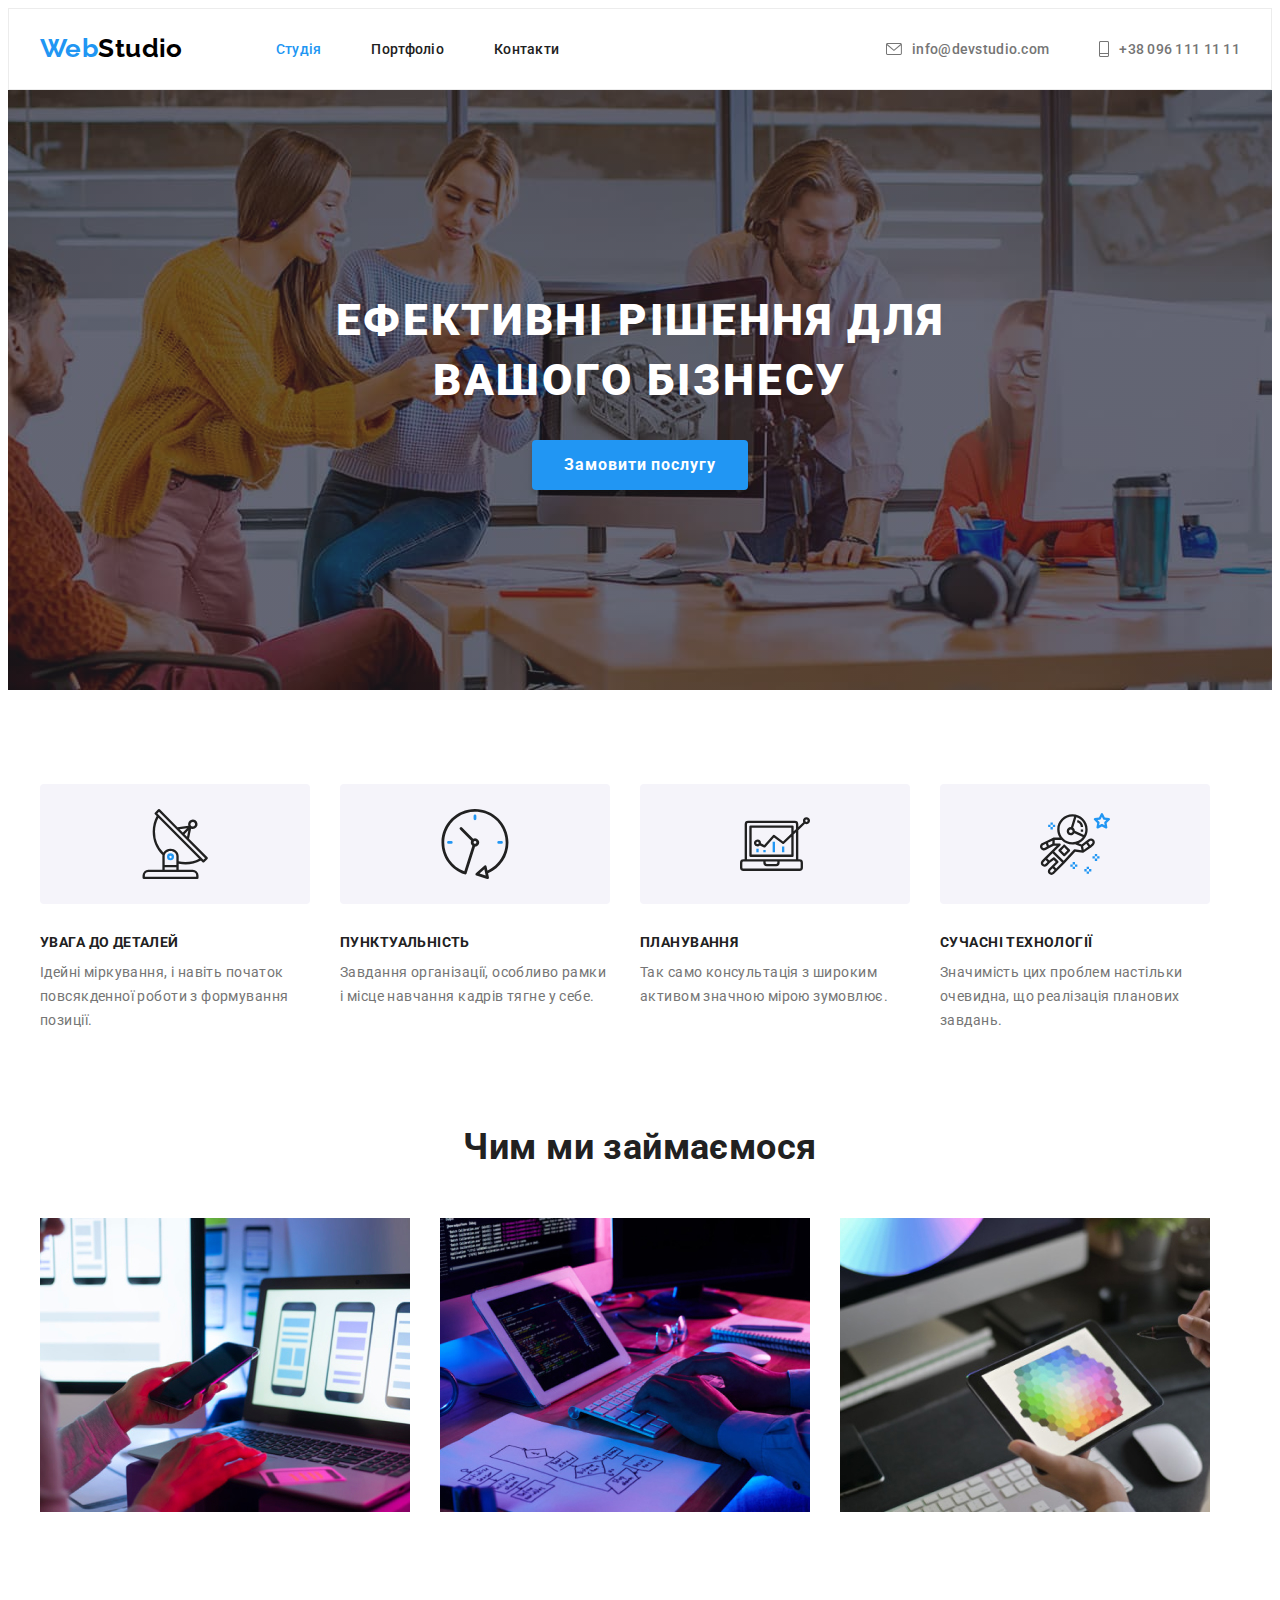
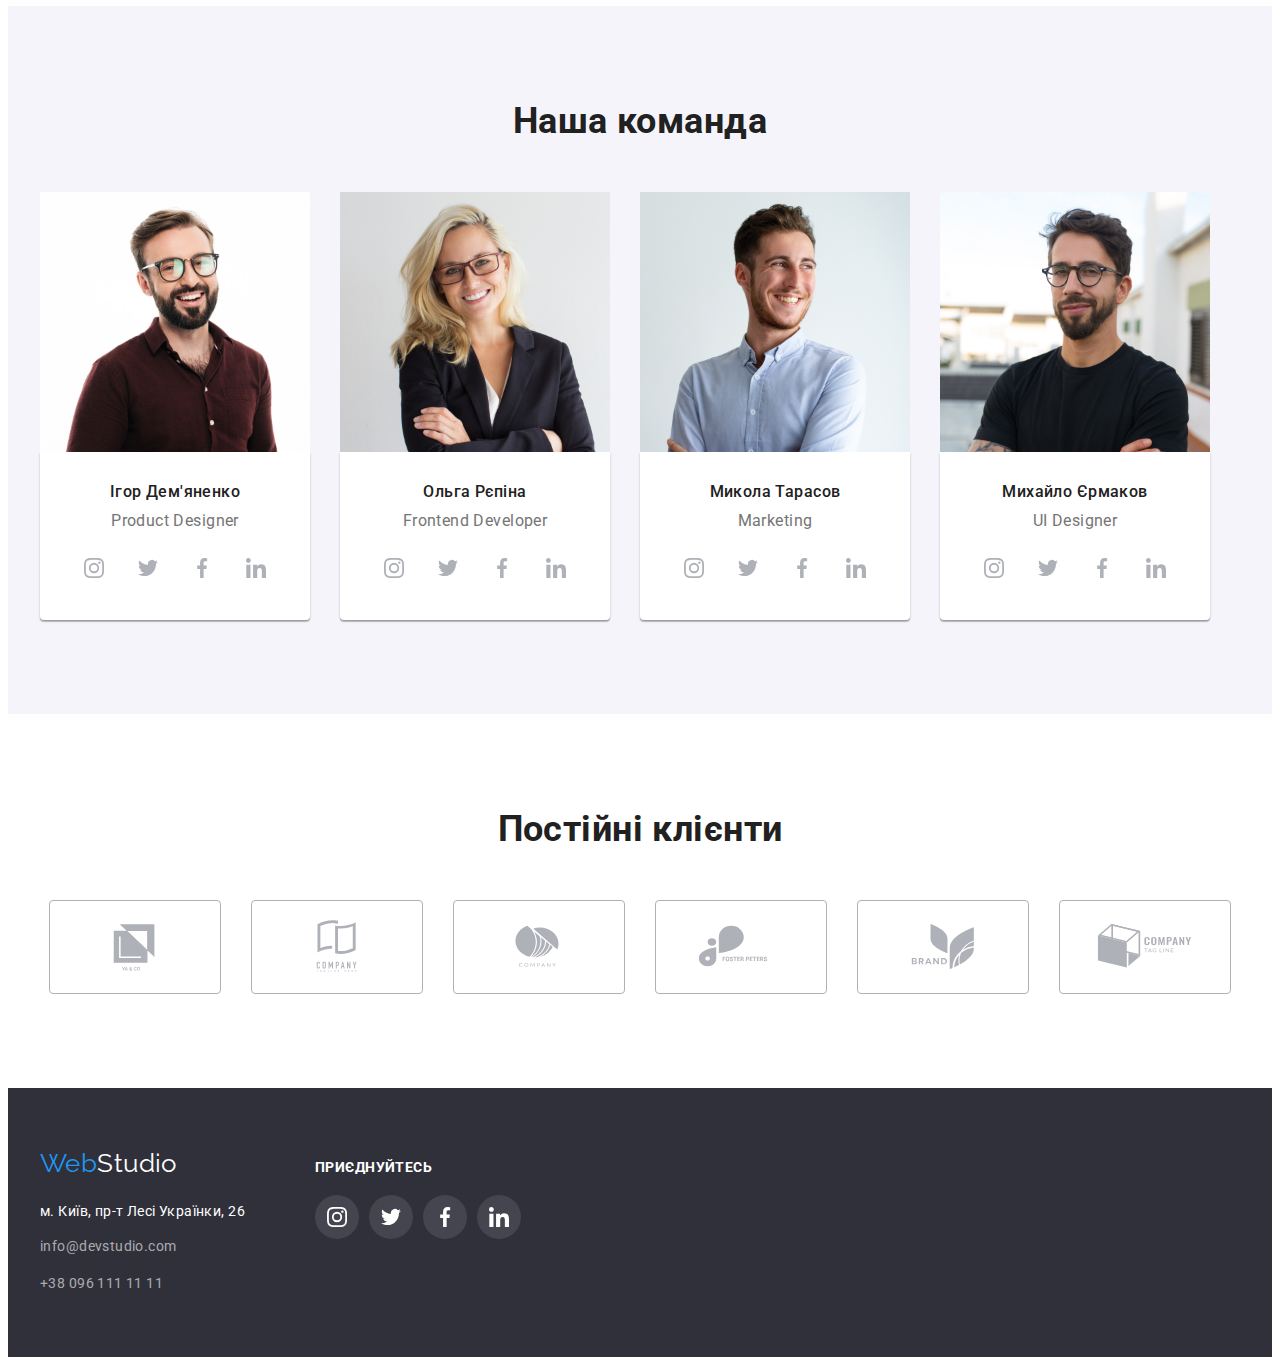
<file: index.html>
<!DOCTYPE html>
<html lang="uk">
  <head>
    <meta charset="UTF-8" />
    <meta http-equiv="X-UA-Compatible" content="IE=edge" />
    <meta name="viewport" content="width=device-width, initial-scale=1.0" />
    <title>Студія</title>
    <link rel="preconnect" href="https://fonts.googleapis.com" />
    <link rel="preconnect" href="https://fonts.gstatic.com" crossorigin />
    <link
      href="https://fonts.googleapis.com/css2?family=Raleway:wght@700&family=Roboto:wght@400;500;700;900&display=swap"
      rel="stylesheet"
    />
    <!-- normalize -->

    <link
      rel="stylesheet"
      href="https://cdnjs.cloudflare.com/ajax/libs/modern-normalize/1.1.0/modern-normalize.min.css"
      integrity="sha512-wpPYUAdjBVSE4KJnH1VR1HeZfpl1ub8YT/NKx4PuQ5NmX2tKuGu6U/JRp5y+Y8XG2tV+wKQpNHVUX03MfMFn9Q=="
      crossorigin="anonymous"
      referrerpolicy="no-referrer"
    />

    <link rel="stylesheet" href="./css/style.css" />
  </head>
  <body>
    <!-- header -->
    <header class="header">
      <div class="container header-container">
        <nav class="header-nav">
          <a class="logo link" href="./index.html" lang="en"
            ><span class="accent">Web</span>Studio</a
          >
          <ul class="header-nav-list list">
            <li class="header-nav-item">
              <a class="header-nav-link link current" href="./index.html"
                >Студія</a
              >
            </li>
            <li class="header-nav-item">
              <a class="header-nav-link link" href="./portfolio.html"
                >Портфоліо</a
              >
            </li>
            <li class="header-nav-item">
              <a class="header-nav-link link" href="">Контакти</a>
            </li>
          </ul>
        </nav>
        <ul class="header-contact-list list">
          <li class="header-contact-item">
            <a
              class="header-contact-link link"
              href="mailto:info@devstudio.com"
            >
              <svg class="contact-icon" width="16" height="12">
                <use href="./img/symbol-defs1.svg#icon-konvert"></use>
              </svg>
              info@devstudio.com</a
            >
          </li>
          <li class="header-contact-item">
            <a class="header-contact-link link" href="tel:+380961111111">
              <svg class="contact-icon" width="10" height="16">
                <use href="./img/symbol-defs1.svg#icon-telefone"></use>
              </svg>
              +38 096 111 11 11</a
            >
          </li>
        </ul>
      </div>
    </header>
    <!-- main -->
    <main>
      <section class="hero section">
        <div class="container">
          <h1 class="hero-title">Ефективні рішення для вашого бізнесу</h1>
          <button class="hero-button" type="button">Замовити послугу</button>
        </div>
      </section>
      <section class="personality section">
        <div class="container">
          <h2 class="visually-hidden">Особистості</h2>
          <ul class="personality-list list">
            <li class="personality-item">
              <div class="personality-icon">
                <svg class="" width="70" height="70">
                  <use href="./img/symbol-defs1.svg#icon-Group"></use>
                </svg>
              </div>
              <h3 class="personality-title">УВАГА ДО ДЕТАЛЕЙ</h3>
              <p class="personality-text">
                Ідейні міркування, і навіть початок повсякденної роботи з
                формування позиції.
              </p>
            </li>
            <li class="personality-item">
              <div class="personality-icon">
                <svg class="" width="70" height="70">
                  <use href="./img/symbol-defs1.svg#icon-clock"></use>
                </svg>
              </div>
              <h3 class="personality-title">ПУНКТУАЛЬНІСТЬ</h3>
              <p class="personality-text">
                Завдання організації, особливо рамки і місце навчання кадрів
                тягне у себе.
              </p>
            </li>
            <li class="personality-item">
              <div class="personality-icon">
                <svg class="" width="70" height="70">
                  <use href="./img/symbol-defs1.svg#icon-diagram"></use>
                </svg>
              </div>
              <h3 class="personality-title">ПЛАНУВАННЯ</h3>
              <p class="personality-text">
                Так само консультація з широким активом значною мірою зумовлює.
              </p>
            </li>
            <li class="personality-item">
              <div class="personality-icon">
                <svg class="" width="70" height="70">
                  <use href="./img/symbol-defs1.svg#icon-cosmo"></use>
                </svg>
              </div>
              <h3 class="personality-title">СУЧАСНІ ТЕХНОЛОГІЇ</h3>
              <p class="personality-text">
                Значимість цих проблем настільки очевидна, що реалізація
                планових завдань.
              </p>
            </li>
          </ul>
        </div>
      </section>
      <section class="product section">
        <div class="container">
          <h2 class="section-title">Чим ми займаємося</h2>
          <ul class="product-list list">
            <li class="product-item">
              <img
                src="./img/about-img1.jpg"
                alt="Робочий процес"
                width="370"
                height="294"
              />
            </li>
            <li class="product-item">
              <img
                src="./img/about-img2.jpg"
                alt="Робочий процес"
                width="370"
                height="294"
              />
            </li>
            <li class="product-item">
              <img
                src="./img/about-img3.jpg"
                alt="Робочий процес"
                width="370"
                height="294"
              />
            </li>
          </ul>
        </div>
      </section>
      <section class="team section">
        <div class="container">
          <h2 class="section-title">Наша команда</h2>
          <ul class="team-list list">
            <li class="team-item">
              <img
                src="./img/about-img4.jpg"
                alt="Працівники"
                width="270"
                height="260"
              />
              <div class="team-description">
                <h3 class="team-name">Ігор Дем'яненко</h3>
                <p class="team-text" lang="en">Product Designer</p>
                <ul class="team-soc-list list">
                  <li class="team-soc-item">
                    <a class="team-soc-link" href="">
                      <svg class="team-soc-icon" width="20" height="20">
                        <use href="./img/symbol-defs.svg#icon-instagram"></use>
                      </svg>
                    </a>
                  </li>
                  <li class="team-soc-item">
                    <a class="team-soc-link" href="">
                      <svg class="team-soc-icon" width="20" height="20">
                        <use href="./img/symbol-defs.svg#icon-twitter"></use>
                      </svg>
                    </a>
                  </li>
                  <li class="team-soc-item">
                    <a class="team-soc-link" href="">
                      <svg class="team-soc-icon" width="20" height="20">
                        <use href="./img/symbol-defs.svg#icon-facebook"></use>
                      </svg>
                    </a>
                  </li>
                  <li class="team-soc-item">
                    <a class="team-soc-link" href="">
                      <svg class="team-soc-icon" width="20" height="20">
                        <use href="./img/symbol-defs.svg#icon-linkedin"></use>
                      </svg>
                    </a>
                  </li>
                </ul>
              </div>
            </li>
            <li class="team-item">
              <img
                src="./img/about-img5.jpg"
                alt="Працівники"
                width="270"
                height="260"
              />
              <div class="team-description">
                <h3 class="team-name">Ольга Рєпіна</h3>
                <p class="team-text" lang="en">Frontend Developer</p>
                <ul class="team-soc-list list">
                  <li class="team-soc-item">
                    <a class="team-soc-link" href="">
                      <svg class="team-soc-icon" width="20" height="20">
                        <use href="./img/symbol-defs.svg#icon-instagram"></use>
                      </svg>
                    </a>
                  </li>
                  <li class="team-soc-item">
                    <a class="team-soc-link" href="">
                      <svg class="team-soc-icon" width="20" height="20">
                        <use href="./img/symbol-defs.svg#icon-twitter"></use>
                      </svg>
                    </a>
                  </li>
                  <li class="team-soc-item">
                    <a class="team-soc-link" href="">
                      <svg class="team-soc-icon" width="20" height="20">
                        <use href="./img/symbol-defs.svg#icon-facebook"></use>
                      </svg>
                    </a>
                  </li>
                  <li class="team-soc-item">
                    <a class="team-soc-link" href="">
                      <svg class="team-soc-icon" width="20" height="20">
                        <use href="./img/symbol-defs.svg#icon-linkedin"></use>
                      </svg>
                    </a>
                  </li>
                </ul>
              </div>
            </li>
            <li class="team-item">
              <img
                src="./img/about-img6.jpg"
                alt="Працівники"
                width="270"
                height="260"
              />
              <div class="team-description">
                <h3 class="team-name">Микола Тарасов</h3>
                <p class="team-text" lang="en">Marketing</p>
                <ul class="team-soc-list list">
                  <li class="team-soc-item">
                    <a class="team-soc-link" href="">
                      <svg class="team-soc-icon" width="20" height="20">
                        <use href="./img/symbol-defs.svg#icon-instagram"></use>
                      </svg>
                    </a>
                  </li>
                  <li class="team-soc-item">
                    <a class="team-soc-link" href="">
                      <svg class="team-soc-icon" width="20" height="20">
                        <use href="./img/symbol-defs.svg#icon-twitter"></use>
                      </svg>
                    </a>
                  </li>
                  <li class="team-soc-item">
                    <a class="team-soc-link" href="">
                      <svg class="team-soc-icon" width="20" height="20">
                        <use href="./img/symbol-defs.svg#icon-facebook"></use>
                      </svg>
                    </a>
                  </li>
                  <li class="team-soc-item">
                    <a class="team-soc-link" href="">
                      <svg class="team-soc-icon" width="20" height="20">
                        <use href="./img/symbol-defs.svg#icon-linkedin"></use>
                      </svg>
                    </a>
                  </li>
                </ul>
              </div>
            </li>
            <li class="team-item">
              <img
                src="./img/about-img7.jpg"
                alt="Працівники"
                width="270"
                height="260"
              />
              <div class="team-description">
                <h3 class="team-name">Михайло Єрмаков</h3>
                <p class="team-text" lang="en">UI Designer</p>
                <ul class="team-soc-list list">
                  <li class="team-soc-item">
                    <a class="team-soc-link" href="">
                      <svg class="team-soc-icon" width="20" height="20">
                        <use href="./img/symbol-defs.svg#icon-instagram"></use>
                      </svg>
                    </a>
                  </li>
                  <li class="team-soc-item">
                    <a class="team-soc-link" href="">
                      <svg class="team-soc-icon" width="20" height="20">
                        <use href="./img/symbol-defs.svg#icon-twitter"></use>
                      </svg>
                    </a>
                  </li>
                  <li class="team-soc-item">
                    <a class="team-soc-link" href="">
                      <svg class="team-soc-icon" width="20" height="20">
                        <use href="./img/symbol-defs.svg#icon-facebook"></use>
                      </svg>
                    </a>
                  </li>
                  <li class="team-soc-item">
                    <a class="team-soc-link" href="">
                      <svg class="team-soc-icon" width="20" height="20">
                        <use href="./img/symbol-defs.svg#icon-linkedin"></use>
                      </svg>
                    </a>
                  </li>
                </ul>
              </div>
            </li>
          </ul>
        </div>
      </section>
      <section class="customers section">
        <div class="container">
          <h2 class="customers-title">Постійні клієнти</h2>
          <ul class="customers-list list">
            <li class="customers-item">
              <a class="customers-link" href="">
                <svg class="customers-soc-icon" width="106" height="60">
                  <use href="./img/symbol-defs1.svg#icon-Logo"></use>
                </svg>
              </a>
            </li>
            <li class="customers-item">
              <a class="customers-link" href="">
                <svg class="customers-soc-icon" width="106" height="60">
                  <use href="./img/symbol-defs1.svg#icon-Logo-1"></use>
                </svg>
              </a>
            </li>
            <li class="customers-item">
              <a class="customers-link" href="">
                <svg class="customers-soc-icon" width="106" height="60">
                  <use href="./img/symbol-defs1.svg#icon-Logo-2"></use>
                </svg>
              </a>
            </li>
            <li class="customers-item">
              <a class="customers-link" href="">
                <svg class="customers-soc-icon" width="106" height="60">
                  <use href="./img/symbol-defs1.svg#icon-Logo-3"></use>
                </svg>
              </a>
            </li>
            <li class="customers-item">
              <a class="customers-link" href="">
                <svg class="customers-soc-icon" width="106" height="60">
                  <use href="./img/symbol-defs1.svg#icon-Logo-4"></use>
                </svg>
              </a>
            </li>
            <li class="customers-item">
              <a class="customers-link" href="">
                <svg class="customers-soc-icon" width="106" height="60">
                  <use href="./img/symbol-defs1.svg#icon-Logo-5"></use>
                </svg>
              </a>
            </li>
          </ul>
        </div>
      </section>
    </main>
    <footer class="footer">
      <div class="container">
        <div class="footer-info">
          <div class="footer-contacts">
            <a class="footer-logo link" href="./index.html" lang="en"
              ><span class="accent">Web</span>Studio</a
            >
            <address class="footer-adress">
              <ul class="footer-list list">
                <li class="footer-item">
                  <a
                    class="footer-location link"
                    href="https://goo.gl/maps/TeZ3aebKZKyq2pPy8"
                    target="_blank"
                    rel="noopener noreferrer"
                    >м. Київ, пр-т Лесі Українки, 26</a
                  >
                </li>
                <li class="footer-item mail">
                  <a
                    class="footer-contact link"
                    href="mailto:info@devstudio.com"
                    >info@devstudio.com</a
                  >
                </li>
                <li class="footer-item">
                  <a class="footer-contact link" href="tel:+380961111111"
                    >+38 096 111 11 11</a
                  >
                </li>
              </ul>
            </address>
          </div>
          <div class="footer-soc">
            <h2 class="footer-soc-title">приєднуйтесь</h2>
            <ul class="footer-soc-list list">
              <li class="footer-soc-item">
                <a class="footer-soc-link" href="">
                  <svg class="footer-soc-icon" width="20" height="20">
                    <use href="./img/symbol-defs.svg#icon-instagram"></use>
                  </svg>
                </a>
              </li>
              <li class="footer-soc-item">
                <a class="footer-soc-link" href="">
                  <svg class="footer-soc-icon" width="20" height="20">
                    <use href="./img/symbol-defs.svg#icon-twitter"></use>
                  </svg>
                </a>
              </li>
              <li class="footer-soc-item">
                <a class="footer-soc-link" href="">
                  <svg class="footer-soc-icon" width="20" height="20">
                    <use href="./img/symbol-defs.svg#icon-facebook"></use>
                  </svg>
                </a>
              </li>
              <li class="footer-soc-item">
                <a class="footer-soc-link" href="">
                  <svg class="footer-soc-icon" width="20" height="20">
                    <use href="./img/symbol-defs.svg#icon-linkedin"></use>
                  </svg>
                </a>
              </li>
            </ul>
          </div>
        </div>
      </div>
    </footer>
  </body>
</html>
</file>
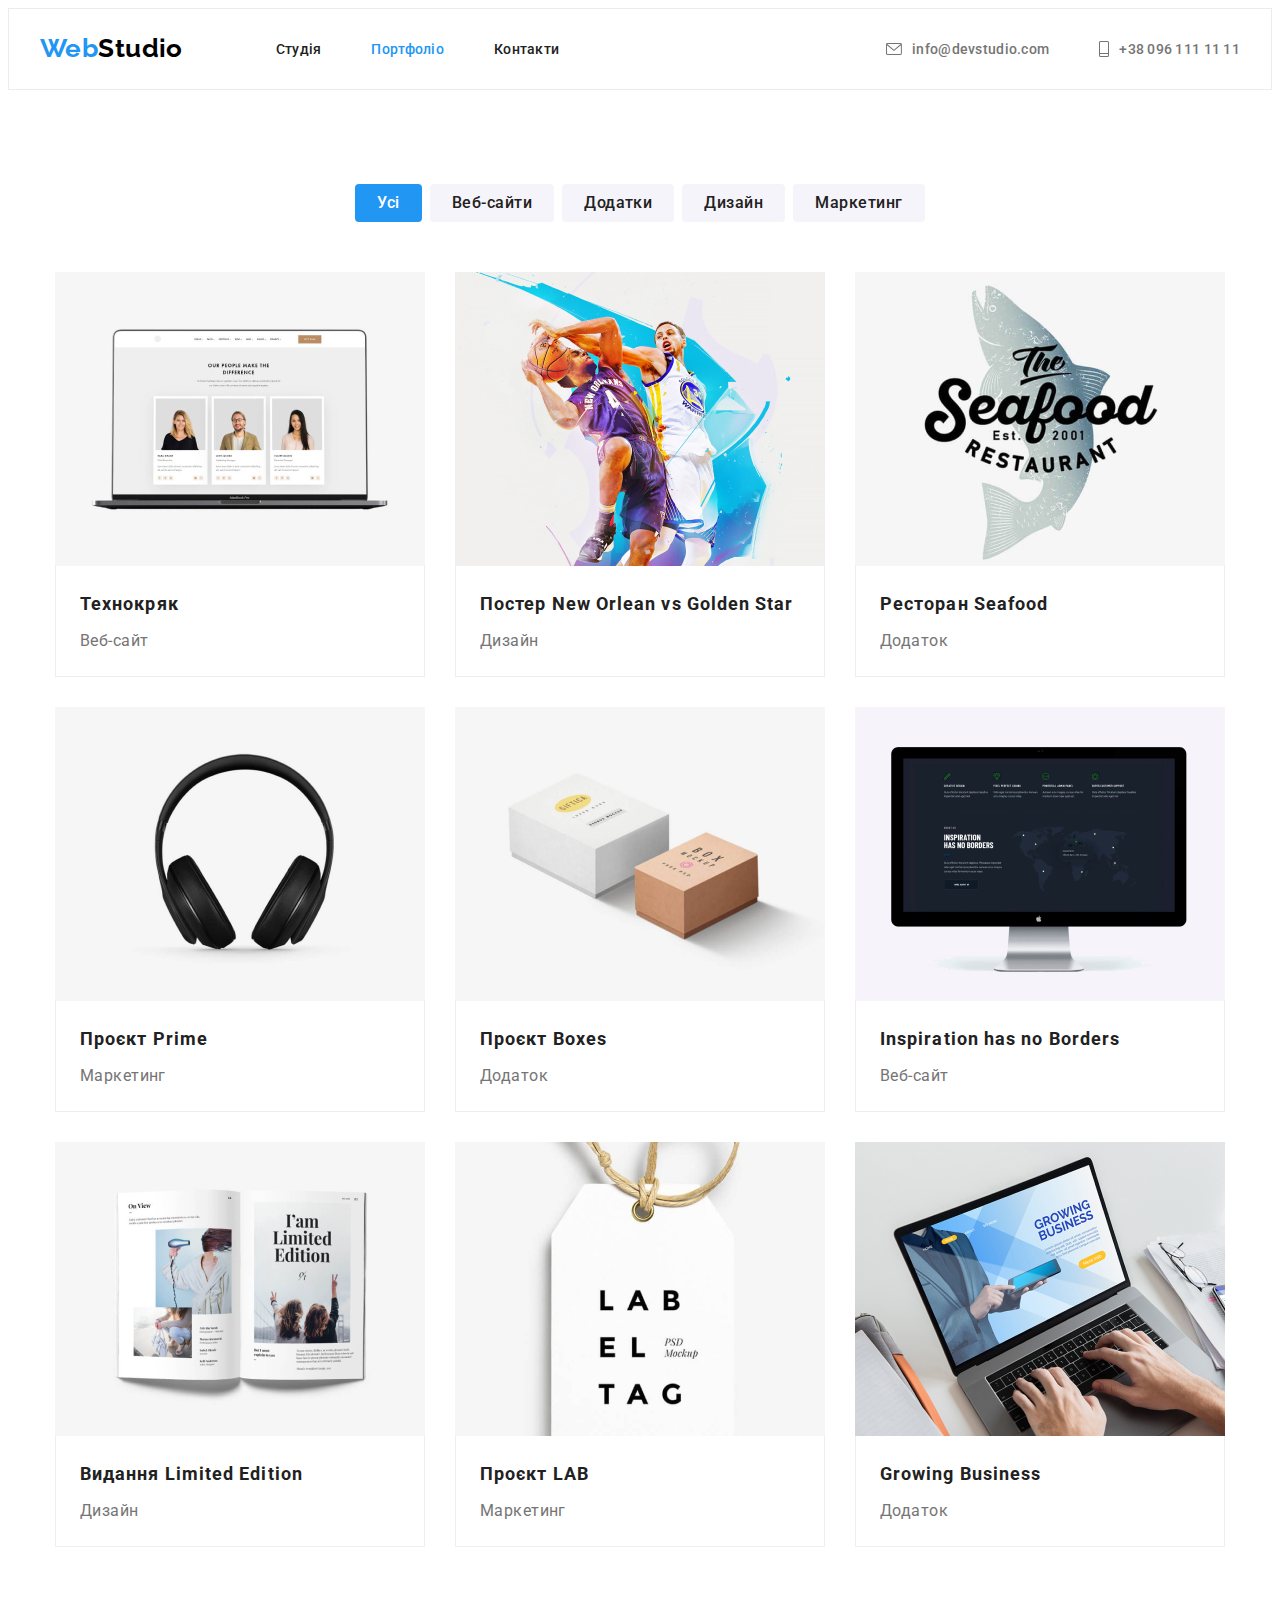
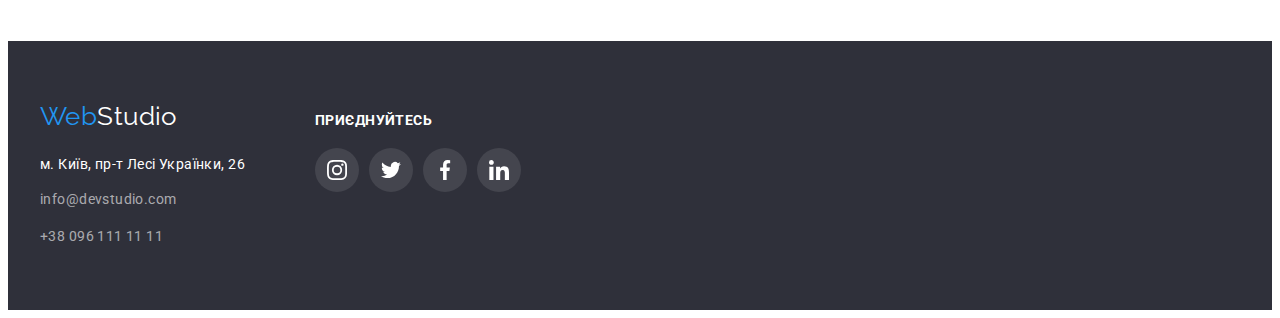
<file: portfolio.html>
<!DOCTYPE html>
<html lang="uk">
  <head>
    <meta charset="UTF-8" />
    <meta http-equiv="X-UA-Compatible" content="IE=edge" />
    <meta name="viewport" content="width=device-width, initial-scale=1.0" />
    <title>Портфоліо</title>
    <link rel="preconnect" href="https://fonts.googleapis.com" />
    <link rel="preconnect" href="https://fonts.gstatic.com" crossorigin />
    <link
      href="https://fonts.googleapis.com/css2?family=Raleway:wght@700&family=Roboto:wght@400;500;700;900&display=swap"
      rel="stylesheet"
    />

    <link
      rel="stylesheet"
      href="https://cdnjs.cloudflare.com/ajax/libs/modern-normalize/1.1.0/modern-normalize.min.css"
      integrity="sha512-wpPYUAdjBVSE4KJnH1VR1HeZfpl1ub8YT/NKx4PuQ5NmX2tKuGu6U/JRp5y+Y8XG2tV+wKQpNHVUX03MfMFn9Q=="
      crossorigin="anonymous"
      referrerpolicy="no-referrer"
    />

    <link rel="stylesheet" href="./css/style.css" />
  </head>
  <body>
    <header class="header border">
      <div class="container header-container">
        <nav class="header-nav">
          <a class="logo link" href="./index.html" lang="en"
            ><span class="accent">Web</span>Studio</a
          >
          <ul class="header-nav-list list">
            <li class="header-nav-item">
              <a class="header-nav-link link" href="./index.html">Студія</a>
            </li>
            <li class="header-nav-item">
              <a class="header-nav-link link current" href="./portfolio.html"
                >Портфоліо</a
              >
            </li>
            <li class="header-nav-item">
              <a class="header-nav-link link" href="">Контакти</a>
            </li>
          </ul>
        </nav>
        <ul class="header-contact-list list">
          <li class="header-contact-item">
            <a
              class="header-contact-link link"
              href="mailto:info@devstudio.com"
            >
              <svg class="contact-icon" width="16" height="12">
                <use href="./img/symbol-defs1.svg#icon-konvert"></use>
              </svg>
              info@devstudio.com</a
            >
          </li>
          <li class="header-contact-item">
            <a class="header-contact-link link" href="tel:+380961111111">
              <svg class="contact-icon" width="10" height="16">
                <use href="./img/symbol-defs1.svg#icon-telefone"></use>
              </svg>
              +38 096 111 11 11</a
            >
          </li>
        </ul>
      </div>
    </header>
    <main>
      <section class="project section">
        <div class="container">
          <h1 class="visually-hidden">Наші проекти</h1>
          <ul class="project-list list">
            <li class="project-item">
              <button class="project-button current-button" type="button">
                Усі
              </button>
            </li>
            <li class="project-item">
              <button class="project-button" type="button">Веб-сайти</button>
            </li>
            <li class="project-item">
              <button class="project-button" type="button">Додатки</button>
            </li>
            <li class="project-item">
              <button class="project-button" type="button">Дизайн</button>
            </li>
            <li class="project-item">
              <button class="project-button" type="button">Маркетинг</button>
            </li>
          </ul>
          <ul class="work-list list">
            <li class="work-item">
              <a class="work-link link" href="">
                <img
                  src="./img/img2/about-img8.jpg"
                  alt="web sites"
                  width="370"
                  height="294"
                />
                <div class="work-description">
                  <h2 class="work-title">Технокряк</h2>
                  <p class="work-text">Веб-сайт</p>
                </div>
              </a>
            </li>
            <li class="work-item">
              <a class="work-link link" href="">
                <img
                  src="./img/img2/about-img9.jpg"
                  alt="design"
                  width="370"
                  height="294"
                />
                <div class="work-description">
                  <h2 class="work-title">
                    Постер<span lang="en"> New Orlean vs Golden Star</span>
                  </h2>
                  <p class="work-text">Дизайн</p>
                </div>
              </a>
            </li>
            <li class="work-item">
              <a class="work-link link" href="">
                <img
                  src="./img/img2/about-img10.jpg"
                  alt="application"
                  width="370"
                  height="294"
                />
                <div class="work-description">
                  <h2 class="work-title">
                    Ресторан<span lang="en"> Seafood</span>
                  </h2>
                  <p class="work-text">Додаток</p>
                </div>
              </a>
            </li>
            <li class="work-item">
              <a class="work-link link" href="">
                <img
                  src="./img/img2/about-img11.jpg"
                  alt="marketing"
                  width="370"
                  height="294"
                />
                <div class="work-description">
                  <h2 class="work-title">
                    Проєкт<span lang="en"> Prime</span>
                  </h2>
                  <p class="work-text">Маркетинг</p>
                </div>
              </a>
            </li>
            <li class="work-item">
              <a class="work-link link" href="">
                <img
                  src="./img/img2/about-img12.jpg"
                  alt="application"
                  width="370"
                  height="294"
                />
                <div class="work-description">
                  <h2 class="work-title">
                    Проєкт<span lang="en"> Boxes</span>
                  </h2>
                  <p class="work-text">Додаток</p>
                </div>
              </a>
            </li>
            <li class="work-item">
              <a class="work-link link" href="">
                <img
                  src="./img/img2/about-img13.jpg"
                  alt="web sites"
                  width="370"
                  height="294"
                />
                <div class="work-description">
                  <h2 class="work-title">Inspiration has no Borders</h2>
                  <p class="work-text">Веб-сайт</p>
                </div>
              </a>
            </li>
            <li class="project-item">
              <a class="work-link link" href="">
                <img
                  src="./img/img2/about-img14.jpg"
                  alt="design"
                  width="370"
                  height="294"
                />
                <div class="work-description">
                  <h2 class="work-title">
                    Видання<span lang="en"> Limited Edition</span>
                  </h2>
                  <p class="work-text">Дизайн</p>
                </div>
              </a>
            </li>
            <li class="work-item">
              <a class="work-link link" href="">
                <img
                  src="./img/img2/about-img15.jpg"
                  alt="marketing"
                  width="370"
                  height="294"
                />
                <div class="work-description">
                  <h2 class="work-title">Проєкт<span lang="en"> LAB</span></h2>
                  <p class="work-text">Маркетинг</p>
                </div>
              </a>
            </li>
            <li class="work-item">
              <a class="work-link link" href="">
                <img
                  src="./img/img2/about-img16.jpg"
                  alt="application"
                  width="370"
                  height="294"
                />
                <div class="work-description">
                  <h2 class="work-title">Growing Business</h2>
                  <p class="work-text">Додаток</p>
                </div>
              </a>
            </li>
          </ul>
        </div>
      </section>
    </main>
    <footer class="footer">
      <div class="container">
        <div class="footer-info">
          <div class="footer-contacts">
            <a class="footer-logo link" href="./index.html" lang="en"
              ><span class="accent">Web</span>Studio</a
            >
            <address class="footer-adress">
              <ul class="footer-list list">
                <li class="footer-item">
                  <a
                    class="footer-location link"
                    href="https://goo.gl/maps/TeZ3aebKZKyq2pPy8"
                    target="_blank"
                    rel="noopener noreferrer"
                    >м. Київ, пр-т Лесі Українки, 26</a
                  >
                </li>
                <li class="footer-item mail">
                  <a
                    class="footer-contact link"
                    href="mailto:info@devstudio.com"
                    >info@devstudio.com</a
                  >
                </li>
                <li class="footer-item">
                  <a class="footer-contact link" href="tel:+380961111111"
                    >+38 096 111 11 11</a
                  >
                </li>
              </ul>
            </address>
          </div>
          <div class="footer-soc">
            <h2 class="footer-soc-title">приєднуйтесь</h2>
            <ul class="footer-soc-list list">
              <li class="footer-soc-item">
                <a class="footer-soc-link" href="">
                  <svg class="footer-soc-icon" width="20" height="20">
                    <use href="./img/symbol-defs.svg#icon-instagram"></use>
                  </svg>
                </a>
              </li>
              <li class="footer-soc-item">
                <a class="footer-soc-link" href="">
                  <svg class="footer-soc-icon" width="20" height="20">
                    <use href="./img/symbol-defs.svg#icon-twitter"></use>
                  </svg>
                </a>
              </li>
              <li class="footer-soc-item">
                <a class="footer-soc-link" href="">
                  <svg class="footer-soc-icon" width="20" height="20">
                    <use href="./img/symbol-defs.svg#icon-facebook"></use>
                  </svg>
                </a>
              </li>
              <li class="footer-soc-item">
                <a class="footer-soc-link" href="">
                  <svg class="footer-soc-icon" width="20" height="20">
                    <use href="./img/symbol-defs.svg#icon-linkedin"></use>
                  </svg>
                </a>
              </li>
            </ul>
          </div>
        </div>
      </div>
    </footer>
  </body>
</html>
</file>
<file: css/style.css>
:root {
  --accent-color: #2196f3;
  --primary-text-color: #757575;
  --second-text-color: #212121;
  --third-text-color: #ffffff;
}

p,
h1,
h2,
h3,
h4,
h5,
h6 {
  margin: 0;
}

ul,
ol {
  margin: 0;
  padding-left: 0;
}

button {
  cursor: pointer;
}

body {
  font-family: "Roboto", sans-serif;
  background-color: var(--third-text-color);
  font-size: 14px;
  color: var(--primary-text-color);
  letter-spacing: 0.03em;
}

.link {
  text-decoration: none;
  color: inherit;
}

.list {
  list-style: none;
  margin: 0;
  padding-left: 0;
}

img {
  display: block;
  min-width: 100px;
  height: auto;
}

address {
  font-style: normal;
}

.section {
  padding: 94px 0;
}

.container {
  width: 1200px;
  padding-left: 15px;
  padding-right: 15px;
  margin: 0 auto;
}

/* header */

.header {
  padding-top: 24px;
  padding-bottom: 25px;
  border: 1px solid #ececec;
}

.header-nav,
.header-nav-list,
.header-container {
  display: flex;
  align-items: center;
}

.header-nav-list {
  gap: 50px;
}

.header-contact-list {
  display: flex;
  margin-left: auto;
  gap: 50px;
}

.logo {
  font-family: "Raleway";
  font-weight: 700;
  font-size: 26px;
  line-height: calc(31 / 26);
  color: #000000;
  display: block;
  margin-right: 93px;
}

.accent {
  color: var(--accent-color);
}

.header-nav-link {
  font-weight: 500;
  line-height: calc(16 / 14);
  letter-spacing: 0.02em;
  color: var(--second-text-color);
}

.header-nav-link:hover,
.header-nav-link:focus {
  color: var(--accent-color);
}
.current {
  color: var(--accent-color);
}

.header-contact-link {
  font-weight: 500;
  line-height: calc(16 / 14);
  letter-spacing: 0.02em;
  color: inherit;
  display: flex;
  align-items: center;
  gap: 10px;
}

.contact-icon {
  fill: currentColor;
}

.header-contact-link:hover,
.header-contact-link:focus {
  color: var(--accent-color);
}

/* section hero */

.hero {
  background-color: #2f303a;
  padding-top: 200px;
  padding-bottom: 200px;
  text-align: center;

  background-image: linear-gradient(
      rgba(47, 48, 58, 0.4),
      rgba(47, 48, 58, 0.4)
    ),
    url(../img/hero-bg.jpg);
  background-repeat: no-repeat;
  background-position: center;
  max-width: 1600px;
  margin: 0 auto;
}

.hero-title {
  font-weight: 900;
  font-size: 44px;
  line-height: calc(60 / 44);
  letter-spacing: 0.06em;
  text-transform: uppercase;
  color: var(--third-text-color);
  max-width: 696px;
  margin: 0 auto;
  margin-bottom: 30px;
}

.hero-button {
  display: inline-block;
  font-family: inherit;
  font-style: normal;
  font-weight: 700;
  font-size: 16px;
  line-height: calc(30 / 16);
  letter-spacing: 0.06em;
  color: var(--third-text-color);
  background-color: var(--accent-color);
  box-shadow: 0px 4px 4px rgba(0, 0, 0, 0.15);
  border-radius: 4px;
  border: none;
  cursor: pointer;
  padding: 10px 32px;
}

.hero-button:hover,
.hero-button:focus {
  background-color: #188ce8;
}

/* section personality */

.personality-list {
  display: flex;
  gap: 30px;
}

.visually-hidden {
  position: absolute;
  width: 1px;
  height: 1px;
  margin: -1px;
  border: 0;
  padding: 0;
  white-space: nowrap;
  clip-path: inset(100%);
  clip: rect(0 0 0 0);
  overflow: hidden;
}

.personality-title {
  font-size: 14px;
  line-height: calc(16 / 14);
  text-transform: uppercase;
  color: var(--second-text-color);
  margin-bottom: 10px;
}
.personality-item {
  max-width: 270px;
}

.personality-text {
  line-height: calc(24 / 14);
}

.personality-icon {
  background-color: #f5f4fa;
  border-radius: 4px;
  min-height: 120px;
  display: flex;
  align-items: center;
  justify-content: center;
  margin-bottom: 30px;
}

.personality-text {
  line-height: calc(24 / 14);
}

/* section product */
.product {
  padding-top: 0;
}

.product-list {
  display: flex;
  gap: 30px;
}

.section-title {
  font-size: 36px;
  line-height: calc(42 / 36);
  text-align: center;
  color: var(--second-text-color);
  margin-bottom: 50px;
}

/* section team */

.team-list {
  display: flex;
  gap: 30px;
}

.team {
  background-color: #f5f4fa;
}

.section-title {
  margin-bottom: 50px;
}
.team-description {
  padding: 30px 0;

  background-color: var(--third-text-color);
  box-shadow: 0px 1px 3px rgba(0, 0, 0, 0.12), 0px 1px 1px rgba(0, 0, 0, 0.14),
    0px 2px 1px rgba(0, 0, 0, 0.2);
  border-radius: 0px 0px 4px 4px;
}

.team-name {
  font-weight: 500;
  font-size: 16px;
  line-height: calc(19 / 16);
  text-align: center;
  color: var(--second-text-color);
  margin-bottom: 10px;
}

.team-text {
  font-size: 16px;
  line-height: calc(19 / 16);
  text-align: center;
  margin-bottom: 16px;
}

.team-soc-list {
  display: flex;
  justify-content: center;
  gap: 10px;
}

.team-soc-link {
  width: 44px;
  height: 44px;
  border-radius: 50%;
  color: #afb1b8;
  display: flex;
  align-items: center;
  justify-content: center;
}

.team-soc-icon {
  fill: currentColor;
}

.team-soc-link:hover,
.team-soc-link:focus {
  background-color: var(--accent-color);
  color: var(--third-text-color);
}

/* --customers-- */

.customers-title {
  font-size: 36px;
  line-height: calc(42 / 36);
  text-align: center;
  color: var(--second-text-color);
  margin-bottom: 50px;
}

.customers-list {
  display: flex;
  justify-content: center;
  gap: 30px;
}

.customers-link {
  width: 170px;
  height: 92px;
  border: 1px solid #afb1b8;
  color: #afb1b8;
  border-radius: 4px;
  display: flex;
  align-items: center;
  justify-content: center;
}

.customers-soc-icon {
  fill: currentColor;
}
.customers-link:hover,
.customers-link:focus {
  border-color: var(--accent-color);
  color: var(--accent-color);
}

/* footer */

.footer {
  background-color: #2f303a;
  padding: 60px 0;
}

.footer-logo {
  display: block;
  margin-bottom: 20px;

  font-family: "Raleway";
  font-size: 26px;
  line-height: calc(31 / 26);
  letter-spacing: inherit;
  color: var(--third-text-color);
}
.footer-location {
  display: flex;
  margin-bottom: 9px;

  font-family: inherit;
  font-style: normal;
  font-weight: 400;
  font-size: 14px;
  line-height: calc(24 / 14);
  letter-spacing: inherit;
  color: var(--third-text-color);
}

.mail {
  margin-bottom: 9px;
}

.footer-contact {
  font-family: inherit;
  font-style: normal;
  font-weight: 400;
  font-size: 14px;
  line-height: calc(24 / 12);
  letter-spacing: inherit;
  color: rgba(255, 255, 255, 0.6);
}

.footer-contact:hover,
.footer-contact:focus {
  color: var(--accent-color);
}

.footer-info {
  display: flex;
  align-items: baseline;
  gap: 70px;
}

.footer-soc-title {
  font-size: 14px;
  line-height: calc(16 / 14);
  text-transform: uppercase;
  color: var(--third-text-color);
  margin-bottom: 20px;
}

.footer-soc-list {
  display: flex;
  justify-content: center;
  align-items: center;
  gap: 10px;
}

.footer-soc-link {
  width: 44px;
  height: 44px;
  border-radius: 50%;
  display: flex;
  align-items: center;
  justify-content: center;
  background-color: rgba(255, 255, 255, 0.1);
  color: var(--third-text-color);
}

.footer-soc-icon {
  fill: currentColor;
}

.footer-soc-link:hover,
.footer-soc-link:focus {
  background-color: var(--accent-color);
}

/* page portfolio */
/* section button */

.project-list {
  display: flex;
  justify-content: center;
  gap: 8px;
  margin-bottom: 50px;
}

.project-button {
  font-family: inherit;
  font-style: normal;
  font-weight: 500;
  font-size: 16px;
  line-height: calc(26 / 16);
  text-align: center;
  letter-spacing: 0.03em;
  color: var(--second-text-color);
  background-color: #f5f4fa;
  cursor: pointer;

  border-radius: 4px;
  border: none;
  padding: 6px 22px;
}

.project-button:hover,
.project-button:focus {
  color: var(--third-text-color);
  background-color: var(--accent-color);
  box-shadow: 0px 3px 1px rgba(0, 0, 0, 0.1), 0px 1px 2px rgba(0, 0, 0, 0.08),
    0px 2px 2px rgba(0, 0, 0, 0.12);
}
.current-button {
  color: var(--third-text-color);
  background-color: var(--accent-color);
}

/* section work */

.work-list {
  display: flex;
  flex-wrap: wrap;
  justify-content: center;
  gap: 30px;
}

.work-item {
  width: 370px;
}

.work-link {
  display: block;
}

.work-link:hover,
.work-link:focus {
  box-shadow: 0px 1px 1px rgba(0, 0, 0, 0.12), 0px 4px 4px rgba(0, 0, 0, 0.06),
    1px 4px 6px rgba(0, 0, 0, 0.16);
}

.work-description {
  background: var(--third-text-color);
  border: 1px solid #eeeeee;
  border-top: none;
  padding: 20px 24px;
}

.work-title {
  font-size: 18px;
  line-height: calc(36 / 18);
  letter-spacing: 0.06em;
  color: var(--second-text-color);
  margin-bottom: 4px;
}

.work-text {
  font-size: 16px;
  line-height: calc(30 / 16);
  color: var(--primary-text-color);
}
</file>
